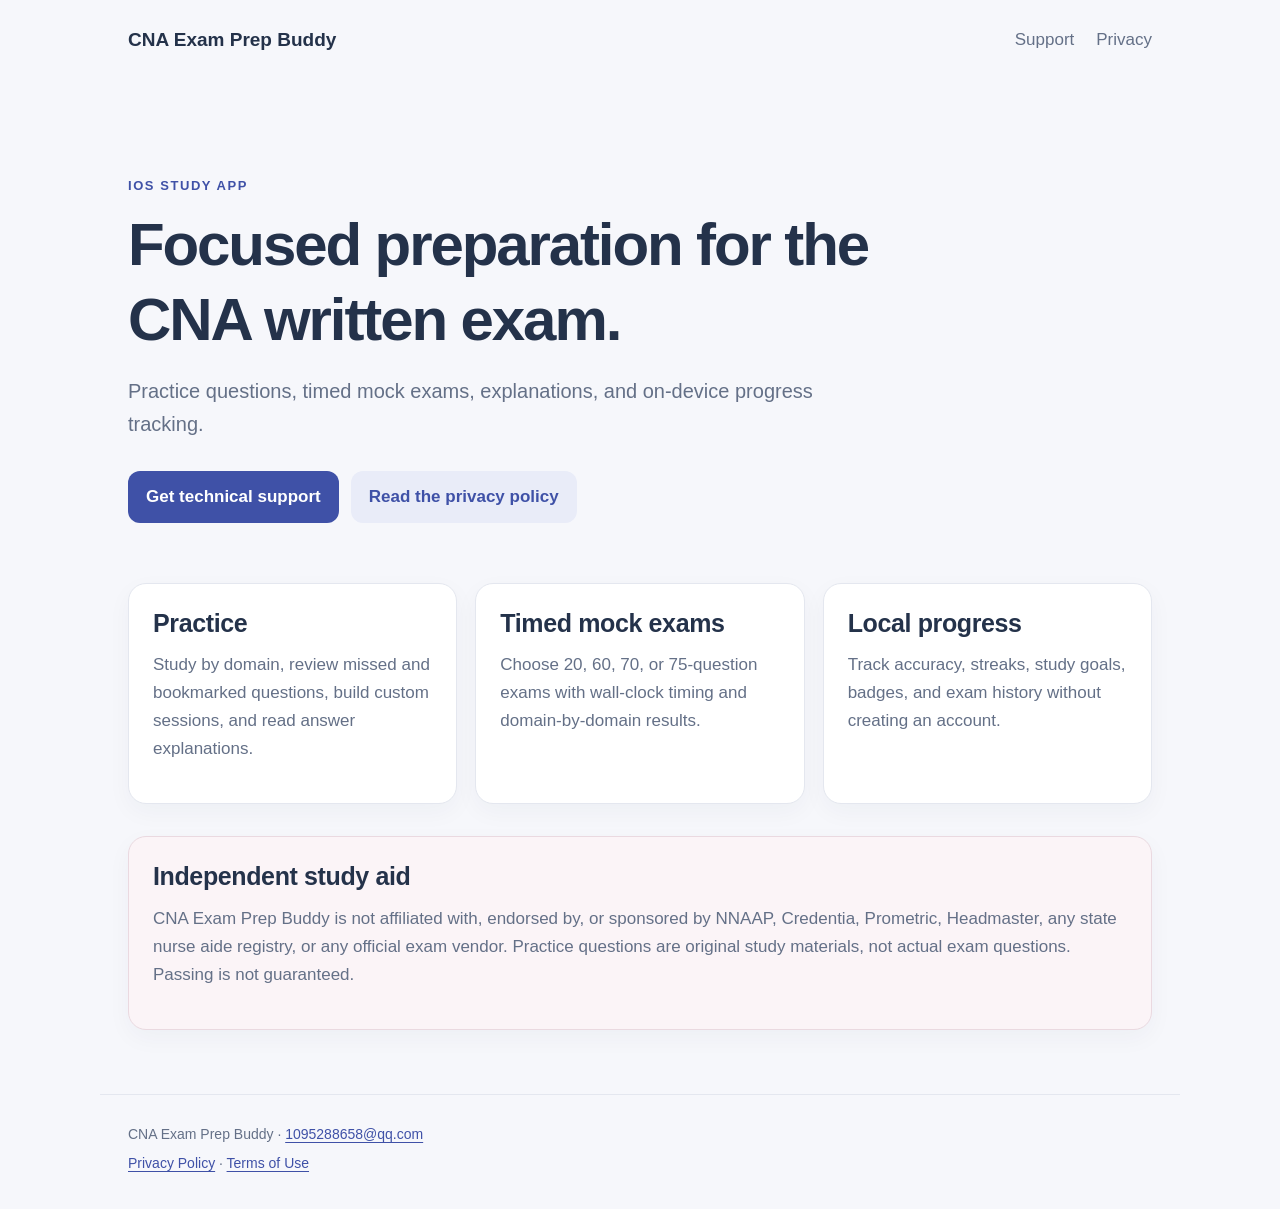
<file: index.html>
<!doctype html>
<html lang="en">
<head>
  <meta charset="utf-8">
  <meta name="viewport" content="width=device-width, initial-scale=1">
  <meta name="description" content="Privacy policy and technical support for the CNA Exam Prep Buddy iOS app.">
  <title>CNA Exam Prep Buddy — Support & Privacy</title>
  <link rel="stylesheet" href="styles.css">
</head>
<body>
  <header class="site-header">
    <a class="brand" href="index.html" aria-label="CNA Exam Prep Buddy home">CNA Exam Prep Buddy</a>
    <nav aria-label="Main navigation">
      <a href="support.html">Support</a>
      <a href="privacy.html">Privacy</a>
    </nav>
  </header>

  <main>
    <section class="hero">
      <p class="eyebrow">iOS study app</p>
      <h1>Focused preparation for the CNA written exam.</h1>
      <p class="lead">Practice questions, timed mock exams, explanations, and on-device progress tracking.</p>
      <div class="actions">
        <a class="button primary" href="support.html">Get technical support</a>
        <a class="button secondary" href="privacy.html">Read the privacy policy</a>
      </div>
    </section>

    <section class="grid" aria-label="App features">
      <article class="card">
        <h2>Practice</h2>
        <p>Study by domain, review missed and bookmarked questions, build custom sessions, and read answer explanations.</p>
      </article>
      <article class="card">
        <h2>Timed mock exams</h2>
        <p>Choose 20, 60, 70, or 75-question exams with wall-clock timing and domain-by-domain results.</p>
      </article>
      <article class="card">
        <h2>Local progress</h2>
        <p>Track accuracy, streaks, study goals, badges, and exam history without creating an account.</p>
      </article>
    </section>

    <section class="notice">
      <h2>Independent study aid</h2>
      <p>CNA Exam Prep Buddy is not affiliated with, endorsed by, or sponsored by NNAAP, Credentia, Prometric, Headmaster, any state nurse aide registry, or any official exam vendor. Practice questions are original study materials, not actual exam questions. Passing is not guaranteed.</p>
    </section>
  </main>

  <footer>
    <p>CNA Exam Prep Buddy · <a href="mailto:1095288658@qq.com">1095288658@qq.com</a></p>
    <p><a href="privacy.html">Privacy Policy</a> · <a href="https://www.apple.com/legal/internet-services/itunes/dev/stdeula/">Terms of Use</a></p>
  </footer>
</body>
</html>
</file>
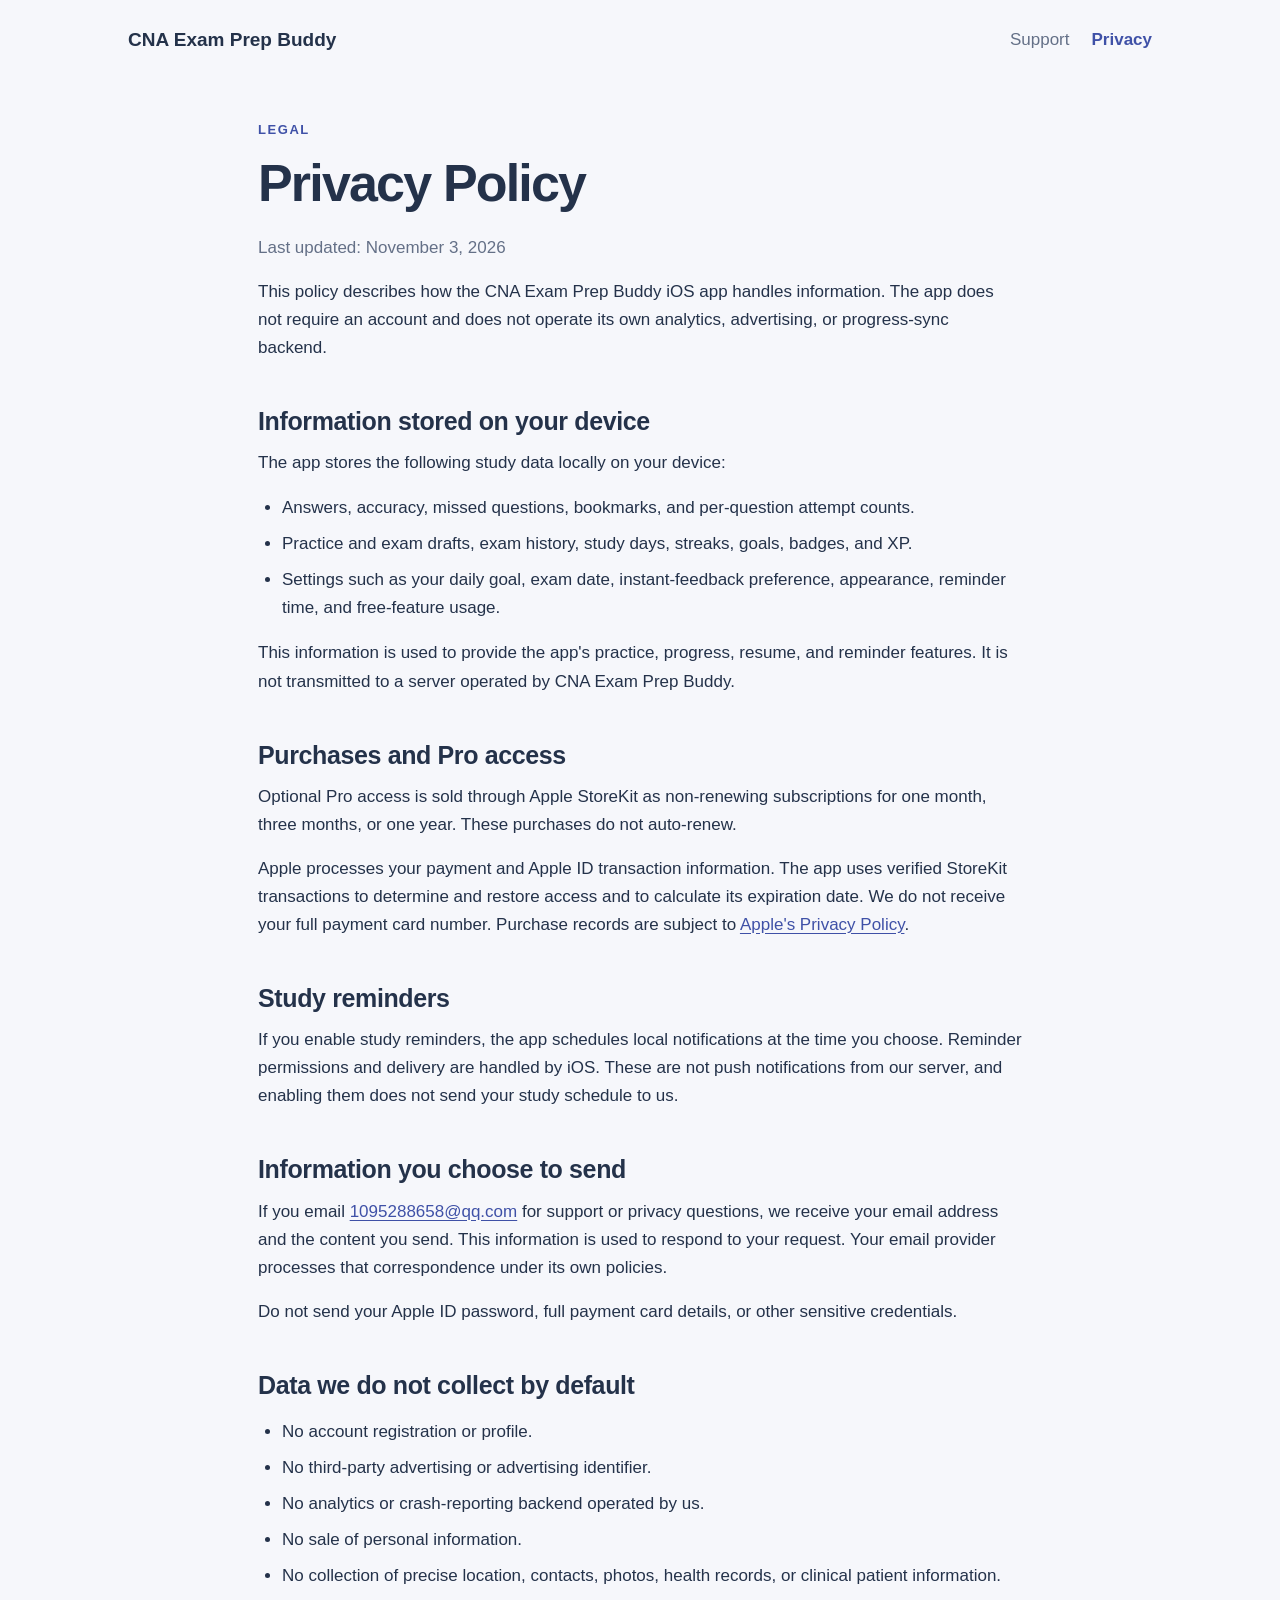
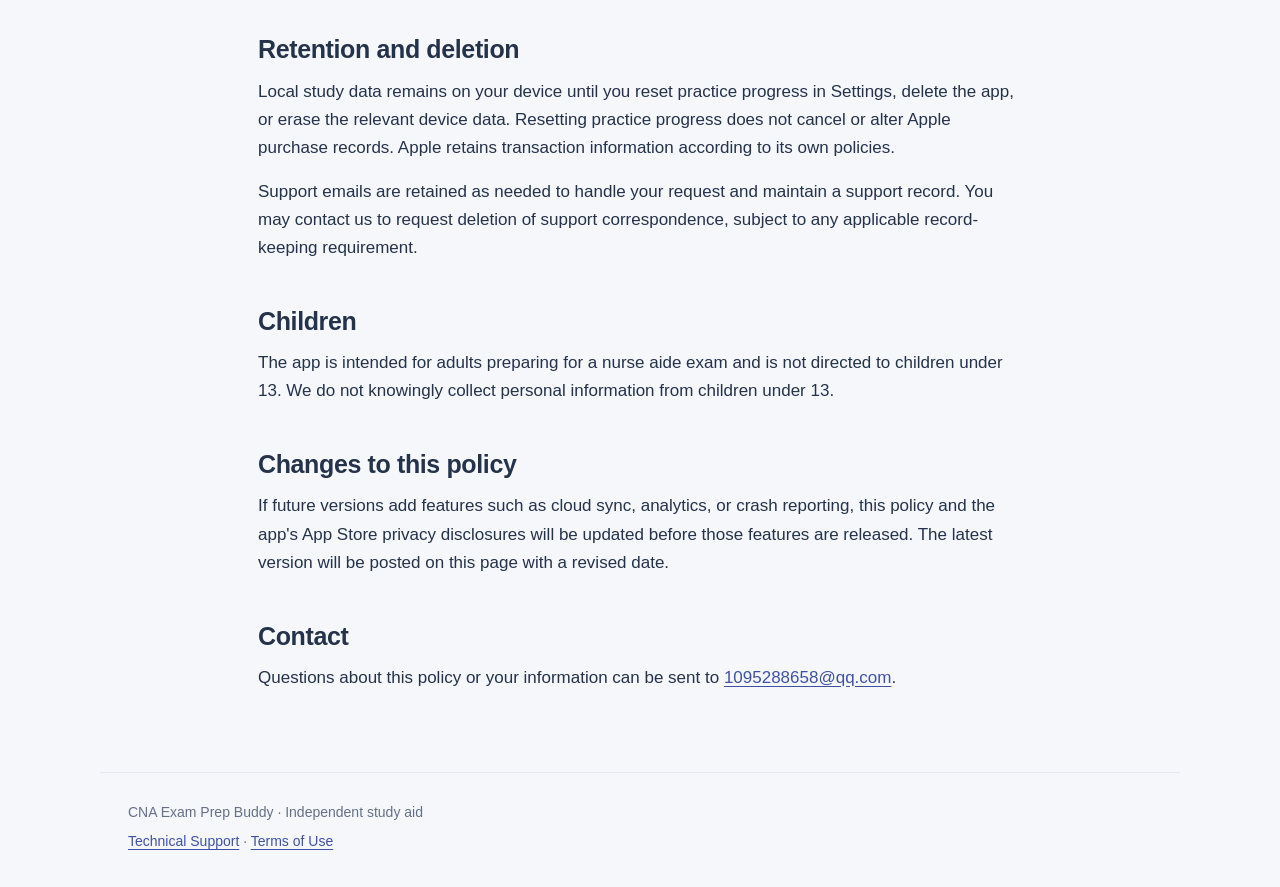
<file: privacy.html>
<!doctype html>
<html lang="en">
<head>
  <meta charset="utf-8">
  <meta name="viewport" content="width=device-width, initial-scale=1">
  <meta name="description" content="Privacy policy for the CNA Exam Prep Buddy iOS app.">
  <title>Privacy Policy — CNA Exam Prep Buddy</title>
  <link rel="stylesheet" href="styles.css">
</head>
<body>
  <header class="site-header">
    <a class="brand" href="index.html">CNA Exam Prep Buddy</a>
    <nav aria-label="Main navigation">
      <a href="support.html">Support</a>
      <a href="privacy.html" aria-current="page">Privacy</a>
    </nav>
  </header>

  <main class="document">
    <p class="eyebrow">Legal</p>
    <h1>Privacy Policy</h1>
    <p class="updated">Last updated: November 3, 2026</p>
    <p>This policy describes how the CNA Exam Prep Buddy iOS app handles information. The app does not require an account and does not operate its own analytics, advertising, or progress-sync backend.</p>

    <h2>Information stored on your device</h2>
    <p>The app stores the following study data locally on your device:</p>
    <ul>
      <li>Answers, accuracy, missed questions, bookmarks, and per-question attempt counts.</li>
      <li>Practice and exam drafts, exam history, study days, streaks, goals, badges, and XP.</li>
      <li>Settings such as your daily goal, exam date, instant-feedback preference, appearance, reminder time, and free-feature usage.</li>
    </ul>
    <p>This information is used to provide the app's practice, progress, resume, and reminder features. It is not transmitted to a server operated by CNA Exam Prep Buddy.</p>

    <h2>Purchases and Pro access</h2>
    <p>Optional Pro access is sold through Apple StoreKit as non-renewing subscriptions for one month, three months, or one year. These purchases do not auto-renew.</p>
    <p>Apple processes your payment and Apple ID transaction information. The app uses verified StoreKit transactions to determine and restore access and to calculate its expiration date. We do not receive your full payment card number. Purchase records are subject to <a href="https://www.apple.com/legal/privacy/">Apple's Privacy Policy</a>.</p>

    <h2>Study reminders</h2>
    <p>If you enable study reminders, the app schedules local notifications at the time you choose. Reminder permissions and delivery are handled by iOS. These are not push notifications from our server, and enabling them does not send your study schedule to us.</p>

    <h2>Information you choose to send</h2>
    <p>If you email <a href="mailto:1095288658@qq.com">1095288658@qq.com</a> for support or privacy questions, we receive your email address and the content you send. This information is used to respond to your request. Your email provider processes that correspondence under its own policies.</p>
    <p>Do not send your Apple ID password, full payment card details, or other sensitive credentials.</p>

    <h2>Data we do not collect by default</h2>
    <ul>
      <li>No account registration or profile.</li>
      <li>No third-party advertising or advertising identifier.</li>
      <li>No analytics or crash-reporting backend operated by us.</li>
      <li>No sale of personal information.</li>
      <li>No collection of precise location, contacts, photos, health records, or clinical patient information.</li>
    </ul>

    <h2>Retention and deletion</h2>
    <p>Local study data remains on your device until you reset practice progress in Settings, delete the app, or erase the relevant device data. Resetting practice progress does not cancel or alter Apple purchase records. Apple retains transaction information according to its own policies.</p>
    <p>Support emails are retained as needed to handle your request and maintain a support record. You may contact us to request deletion of support correspondence, subject to any applicable record-keeping requirement.</p>

    <h2>Children</h2>
    <p>The app is intended for adults preparing for a nurse aide exam and is not directed to children under 13. We do not knowingly collect personal information from children under 13.</p>

    <h2>Changes to this policy</h2>
    <p>If future versions add features such as cloud sync, analytics, or crash reporting, this policy and the app's App Store privacy disclosures will be updated before those features are released. The latest version will be posted on this page with a revised date.</p>

    <h2>Contact</h2>
    <p>Questions about this policy or your information can be sent to <a href="mailto:1095288658@qq.com?subject=CNA%20Exam%20Prep%20Buddy%20Privacy">1095288658@qq.com</a>.</p>
  </main>

  <footer>
    <p>CNA Exam Prep Buddy · Independent study aid</p>
    <p><a href="support.html">Technical Support</a> · <a href="https://www.apple.com/legal/internet-services/itunes/dev/stdeula/">Terms of Use</a></p>
  </footer>
</body>
</html>
</file>
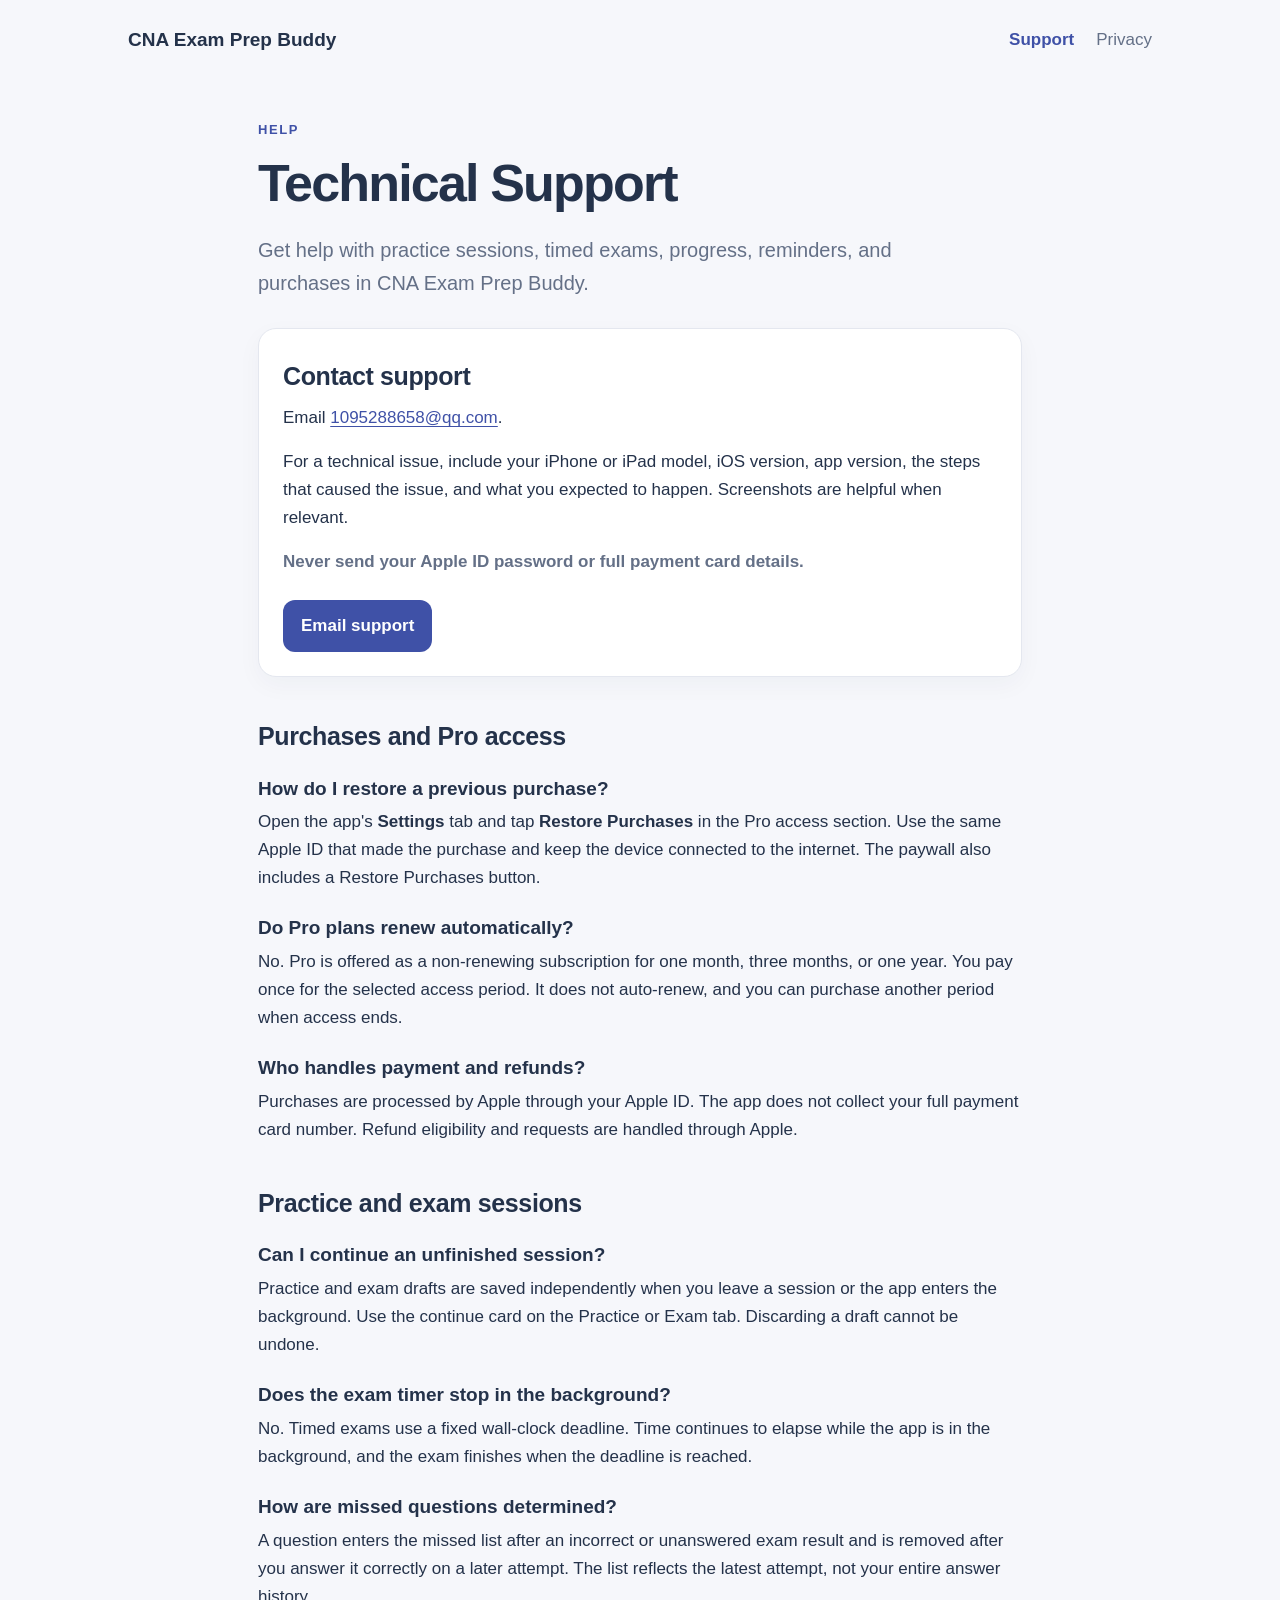
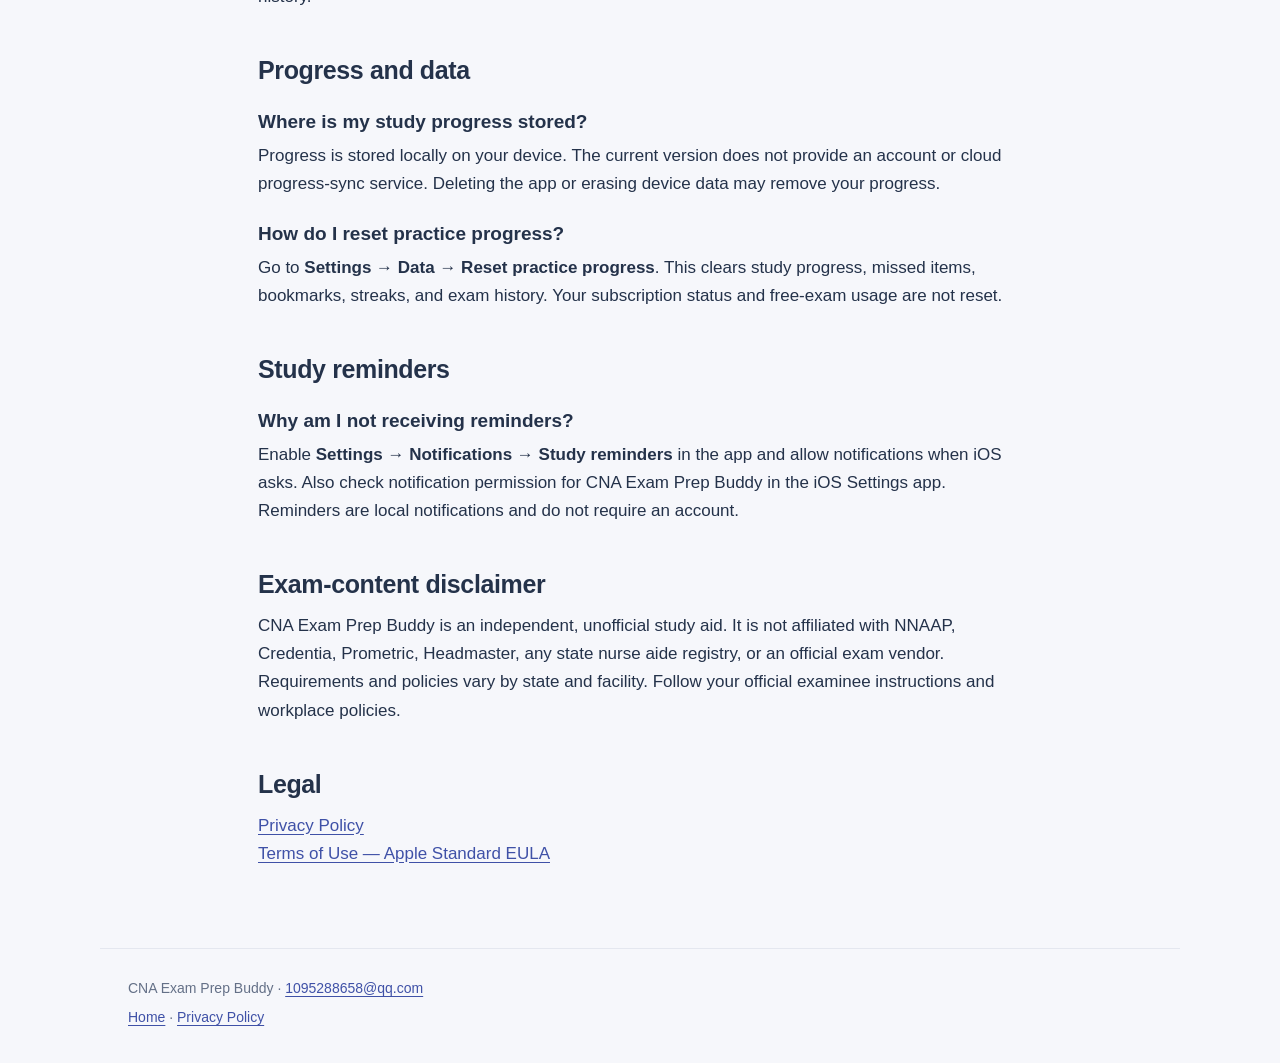
<file: support.html>
<!doctype html>
<html lang="en">
<head>
  <meta charset="utf-8">
  <meta name="viewport" content="width=device-width, initial-scale=1">
  <meta name="description" content="Technical support for the CNA Exam Prep Buddy iOS app.">
  <title>Technical Support — CNA Exam Prep Buddy</title>
  <link rel="stylesheet" href="styles.css">
</head>
<body>
  <header class="site-header">
    <a class="brand" href="index.html">CNA Exam Prep Buddy</a>
    <nav aria-label="Main navigation">
      <a href="support.html" aria-current="page">Support</a>
      <a href="privacy.html">Privacy</a>
    </nav>
  </header>

  <main class="document">
    <p class="eyebrow">Help</p>
    <h1>Technical Support</h1>
    <p class="lead">Get help with practice sessions, timed exams, progress, reminders, and purchases in CNA Exam Prep Buddy.</p>

    <section class="contact-card">
      <h2>Contact support</h2>
      <p>Email <a href="mailto:1095288658@qq.com?subject=CNA%20Exam%20Prep%20Buddy%20Support">1095288658@qq.com</a>.</p>
      <p>For a technical issue, include your iPhone or iPad model, iOS version, app version, the steps that caused the issue, and what you expected to happen. Screenshots are helpful when relevant.</p>
      <p><strong>Never send your Apple ID password or full payment card details.</strong></p>
      <a class="button primary" href="mailto:1095288658@qq.com?subject=CNA%20Exam%20Prep%20Buddy%20Support">Email support</a>
    </section>

    <h2>Purchases and Pro access</h2>
    <h3>How do I restore a previous purchase?</h3>
    <p>Open the app's <strong>Settings</strong> tab and tap <strong>Restore Purchases</strong> in the Pro access section. Use the same Apple ID that made the purchase and keep the device connected to the internet. The paywall also includes a Restore Purchases button.</p>

    <h3>Do Pro plans renew automatically?</h3>
    <p>No. Pro is offered as a non-renewing subscription for one month, three months, or one year. You pay once for the selected access period. It does not auto-renew, and you can purchase another period when access ends.</p>

    <h3>Who handles payment and refunds?</h3>
    <p>Purchases are processed by Apple through your Apple ID. The app does not collect your full payment card number. Refund eligibility and requests are handled through Apple.</p>

    <h2>Practice and exam sessions</h2>
    <h3>Can I continue an unfinished session?</h3>
    <p>Practice and exam drafts are saved independently when you leave a session or the app enters the background. Use the continue card on the Practice or Exam tab. Discarding a draft cannot be undone.</p>

    <h3>Does the exam timer stop in the background?</h3>
    <p>No. Timed exams use a fixed wall-clock deadline. Time continues to elapse while the app is in the background, and the exam finishes when the deadline is reached.</p>

    <h3>How are missed questions determined?</h3>
    <p>A question enters the missed list after an incorrect or unanswered exam result and is removed after you answer it correctly on a later attempt. The list reflects the latest attempt, not your entire answer history.</p>

    <h2>Progress and data</h2>
    <h3>Where is my study progress stored?</h3>
    <p>Progress is stored locally on your device. The current version does not provide an account or cloud progress-sync service. Deleting the app or erasing device data may remove your progress.</p>

    <h3>How do I reset practice progress?</h3>
    <p>Go to <strong>Settings → Data → Reset practice progress</strong>. This clears study progress, missed items, bookmarks, streaks, and exam history. Your subscription status and free-exam usage are not reset.</p>

    <h2>Study reminders</h2>
    <h3>Why am I not receiving reminders?</h3>
    <p>Enable <strong>Settings → Notifications → Study reminders</strong> in the app and allow notifications when iOS asks. Also check notification permission for CNA Exam Prep Buddy in the iOS Settings app. Reminders are local notifications and do not require an account.</p>

    <h2>Exam-content disclaimer</h2>
    <p>CNA Exam Prep Buddy is an independent, unofficial study aid. It is not affiliated with NNAAP, Credentia, Prometric, Headmaster, any state nurse aide registry, or an official exam vendor. Requirements and policies vary by state and facility. Follow your official examinee instructions and workplace policies.</p>

    <h2>Legal</h2>
    <p><a href="privacy.html">Privacy Policy</a><br><a href="https://www.apple.com/legal/internet-services/itunes/dev/stdeula/">Terms of Use — Apple Standard EULA</a></p>
  </main>

  <footer>
    <p>CNA Exam Prep Buddy · <a href="mailto:1095288658@qq.com">1095288658@qq.com</a></p>
    <p><a href="index.html">Home</a> · <a href="privacy.html">Privacy Policy</a></p>
  </footer>
</body>
</html>
</file>
<file: styles.css>
:root {
  color-scheme: light;
  --ink: #24324a;
  --muted: #647087;
  --brand: #5269c9;
  --brand-dark: #3f51a7;
  --accent: #e8b4c8;
  --paper: #ffffff;
  --background: #f6f7fb;
  --line: #e4e7ef;
}

* { box-sizing: border-box; }

html { scroll-behavior: smooth; }

body {
  margin: 0;
  color: var(--ink);
  background: var(--background);
  font: 17px/1.65 -apple-system, BlinkMacSystemFont, "Segoe UI", sans-serif;
}

a { color: var(--brand-dark); text-underline-offset: 3px; }
a:hover { color: var(--brand); }

.site-header {
  display: flex;
  align-items: center;
  justify-content: space-between;
  gap: 24px;
  max-width: 1080px;
  margin: 0 auto;
  padding: 24px 28px;
}

.brand {
  color: var(--ink);
  font-size: 19px;
  font-weight: 750;
  text-decoration: none;
}

nav { display: flex; gap: 22px; }
nav a { color: var(--muted); text-decoration: none; }
nav a[aria-current="page"] { color: var(--brand-dark); font-weight: 700; }

main {
  max-width: 1080px;
  margin: 0 auto;
  padding: 32px 28px 64px;
}

.hero {
  padding: 64px 0 48px;
  max-width: 790px;
}

.eyebrow {
  margin: 0 0 10px;
  color: var(--brand-dark);
  font-size: 13px;
  font-weight: 800;
  letter-spacing: .12em;
  text-transform: uppercase;
}

h1, h2, h3 { line-height: 1.25; }
h1 { margin: 0 0 18px; font-size: clamp(36px, 6vw, 60px); letter-spacing: -.035em; }
h2 { margin: 36px 0 12px; font-size: 25px; letter-spacing: -.015em; }
h3 { margin: 24px 0 8px; font-size: 19px; }
p { margin: 0 0 16px; }
ul { padding-left: 24px; }
li { margin-bottom: 8px; }

.lead {
  max-width: 720px;
  color: var(--muted);
  font-size: 20px;
}

.actions { display: flex; flex-wrap: wrap; gap: 12px; margin-top: 30px; }

.button {
  display: inline-block;
  border-radius: 12px;
  padding: 12px 18px;
  font-weight: 700;
  text-decoration: none;
}

.button.primary { color: white; background: var(--brand-dark); }
.button.primary:hover { background: var(--brand); }
.button.secondary { color: var(--brand-dark); background: #e9ecf8; }

.grid {
  display: grid;
  grid-template-columns: repeat(3, 1fr);
  gap: 18px;
  margin: 12px 0 32px;
}

.card, .notice, .contact-card {
  border: 1px solid var(--line);
  border-radius: 18px;
  background: var(--paper);
  padding: 24px;
  box-shadow: 0 8px 24px rgba(36, 50, 74, .04);
}

.card h2, .contact-card h2, .notice h2 { margin-top: 0; }
.card p, .notice p:last-child, .contact-card p:last-of-type { color: var(--muted); }

.notice {
  border-color: #ead9e0;
  background: #fbf4f7;
}

.document {
  max-width: 820px;
  padding-top: 40px;
}

.document h1 { font-size: clamp(38px, 6vw, 52px); }
.document h2 { padding-top: 8px; }
.document .updated { color: var(--muted); }
.contact-card { margin: 28px 0 36px; }
.contact-card .button { margin-top: 8px; }

footer {
  max-width: 1080px;
  margin: 0 auto;
  padding: 28px;
  border-top: 1px solid var(--line);
  color: var(--muted);
  font-size: 14px;
}

footer p { margin-bottom: 6px; }

@media (max-width: 720px) {
  body { font-size: 16px; }
  .site-header { padding: 20px; }
  main { padding: 20px 20px 44px; }
  .hero { padding: 40px 0 32px; }
  .grid { grid-template-columns: 1fr; }
  .lead { font-size: 18px; }
  footer { padding: 24px 20px; }
}

@media (prefers-reduced-motion: reduce) {
  html { scroll-behavior: auto; }
}
</file>
